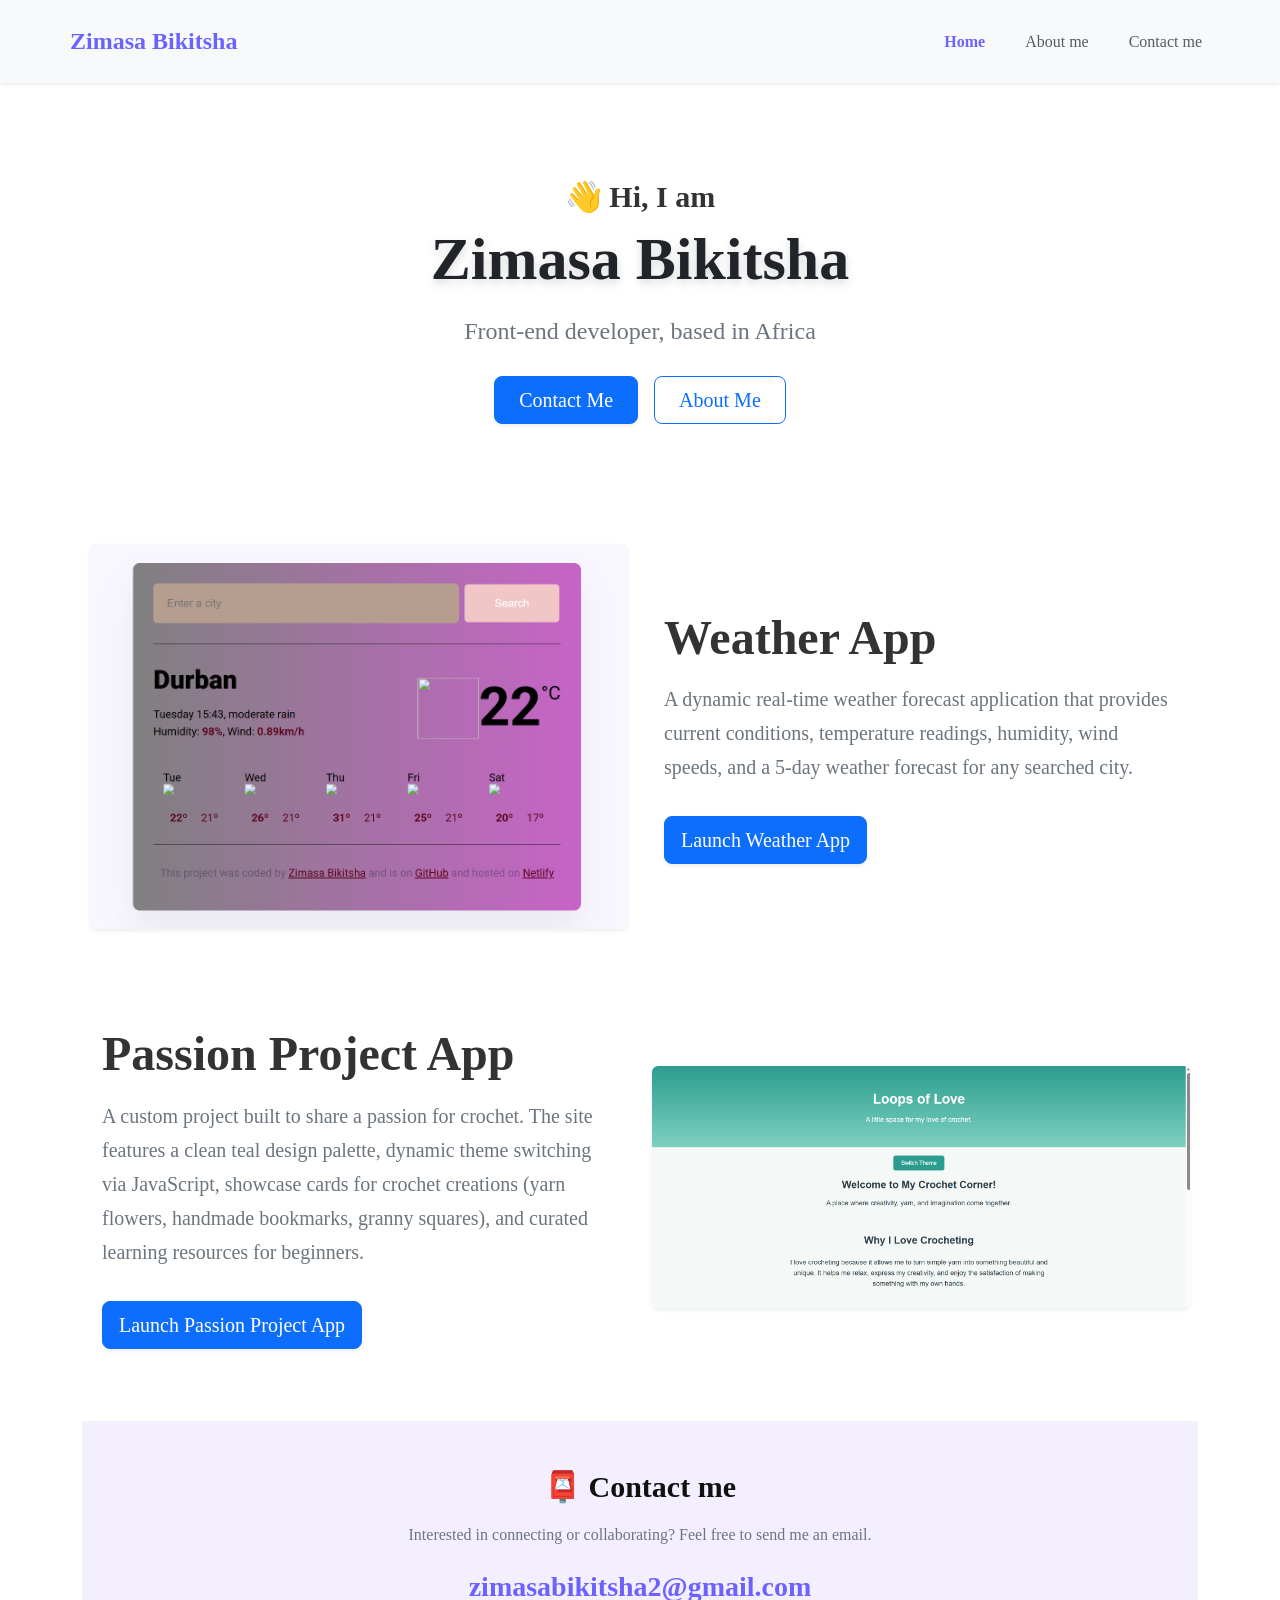
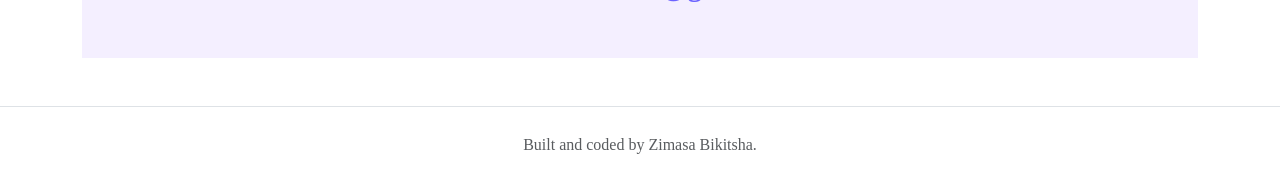
<file: index.html>
<!DOCTYPE html>
<html lang="en">
  <head>
    <title>Zimasa Bikitsha - Front-end Developer</title>
    <meta charset="UTF-8" />
    <meta name="viewport" content="width=device-width, initial-scale=1.0" />
    <meta
      name="description"
      content="Explore the portfolio of Zimasa Bikitsha, an aspiring front-end developer based in Johannesburg, South Africa. Discover web development projects and skills."
    />

    <meta name="author" content="Zimasa Bikitsha" />
    <meta
      name="robots"
      content="index, follow"
    />
    <link
      href="https://cdn.jsdelivr.net/npm/bootstrap@5.3.2/dist/css/bootstrap.min.css"
      rel="stylesheet"
    />
    <link href="src/style.css" rel="stylesheet" type="text/css" />
  </head>

  <body>
    <header class="bg-light shadow-sm">
      <nav class="navbar navbar-expand-lg navbar-light container py-3">
        <a class="navbar-brand fw-bold fs-4 me-auto" href="index.html"
          >Zimasa Bikitsha</a
        >
      
        <button class="navbar-toggler" type="button" data-bs-toggle="collapse" data-bs-target="#mainNavigation"aria-controls="mainNavigation"
          aria-expanded="false"
          aria-label="Toggle navigation">
          <span class="navbar-toggler-icon"></span>
        </button>
        <div class="collapse navbar-collapse justify-content-end" id="mainNavigation">
          <div class="navbar-nav gap-lg-4">
          <a class="nav-link active fw-semibold" aria-current="page" href="index.html">Home</a>
          <a class="nav-link text-muted" href="about.html">About me</a>
          <a class="nav-link text-muted" href="#contact">Contact me</a>
        </div>
      </nav>
    </header>

    <main class="container py-4 py-md-5">
      <section class="hero text-center py-5">
        <h2 class="h3 fw-bold mb-2">👋 Hi, I am</h2>
        <h1 class="display-1 fw-bold text-dark mb-3">Zimasa Bikitsha</h1>
        <p class="subtitle fs-4 text-secondary mb-4">
          Front-end developer, based in Africa
        </p>

        <div class=" hero-buttons d-flex justify-content-center flex-wrap gap-3 mt-4">
          <a class="btn btn-primary btn-lg px-4 shadow-sm" href="#contact">
            Contact Me
          </a>
          <a class="btn btn-outline-primary btn-lg px-4" href="about.html">
            About Me
          </a>
        </div>
      </section>

      <section class="projects my-5" aria-label="Projects Section">
        <div class="row align-items-center my-5 py-4">
          <div class="col-md-6 mb-4 mb-md-0">
            <img
              src="images/weather.png"
              alt="Weather app preview"
              class="img-fluid rounded shadow-sm project-image" loading="lazy"
            />
          </div>
          <div class="col-md-6 px-md-4">
            <h2 class="display-5 fw-bold mb-3">Weather App</h2>
            <p class="text-secondary lead">
              A dynamic real-time weather forecast application that provides
              current conditions, temperature readings, humidity, wind speeds,
              and a 5-day weather forecast for any searched city.
            </p>
            <a
              href="https://weatherbyvirtue.netlify.app/"
              class="btn btn-primary btn-lg mt-3 shadow-sm"
              target="_blank"
              rel="noopener noreferrer"
              >Launch Weather App</a
            >
          </div>
        </div>

        <div class="row align-items-center my-5 py-4 flex-md-row-reverse">
          <div class="col-md-6 mb-4 mb-md-0">
            <img
              src="images/passion.png"
              alt="Passion Project app preview"
              class="img-fluid rounded shadow-sm project-image" loading="lazy"
            />
          </div>
          <div class="col-md-6 px-md-4">
            <h2 class="display-5 fw-bold mb-3">Passion Project App</h2>
            <p class="text-secondary lead">
              A custom project built to share a passion for crochet. The site
              features a clean teal design palette, dynamic theme switching via
              JavaScript, showcase cards for crochet creations (yarn flowers,
              handmade bookmarks, granny squares), and curated learning
              resources for beginners.
            </p>
            <a
              href="https://www.shecodes.io/projects/2812977"
              class="btn btn-primary btn-lg mt-3 shadow-sm"
              target="_blank"
              rel="noopener noreferrer"
              >Launch Passion Project App</a
            >
          </div>
        </div>
      </section>

      <section id="contact" class="contact-section text-center py-5">
        <h2 class="display-5 fw-bold mb-3">📮 Contact me</h2>
        <p class="text-secondary">Interested in connecting or collaborating? Feel free to send me an email.</p>
        <a
          class="email-link fs-3 text-decoration-none"
          href="mailto:zimasabikitsha2@gmail.com"
        >
          zimasabikitsha2@gmail.com
        </a>
      </section>
    </main>

    <footer class="text-center py-4 border-top">
      <p class="text-muted m-0">Built and coded by Zimasa Bikitsha.</p>
    </footer>
    <script
      src="https://cdn.jsdelivr.net/npm/bootstrap@5.3.2/dist/js/bootstrap.bundle.min.js"
    ></script>
  </body>
</html>
</file>
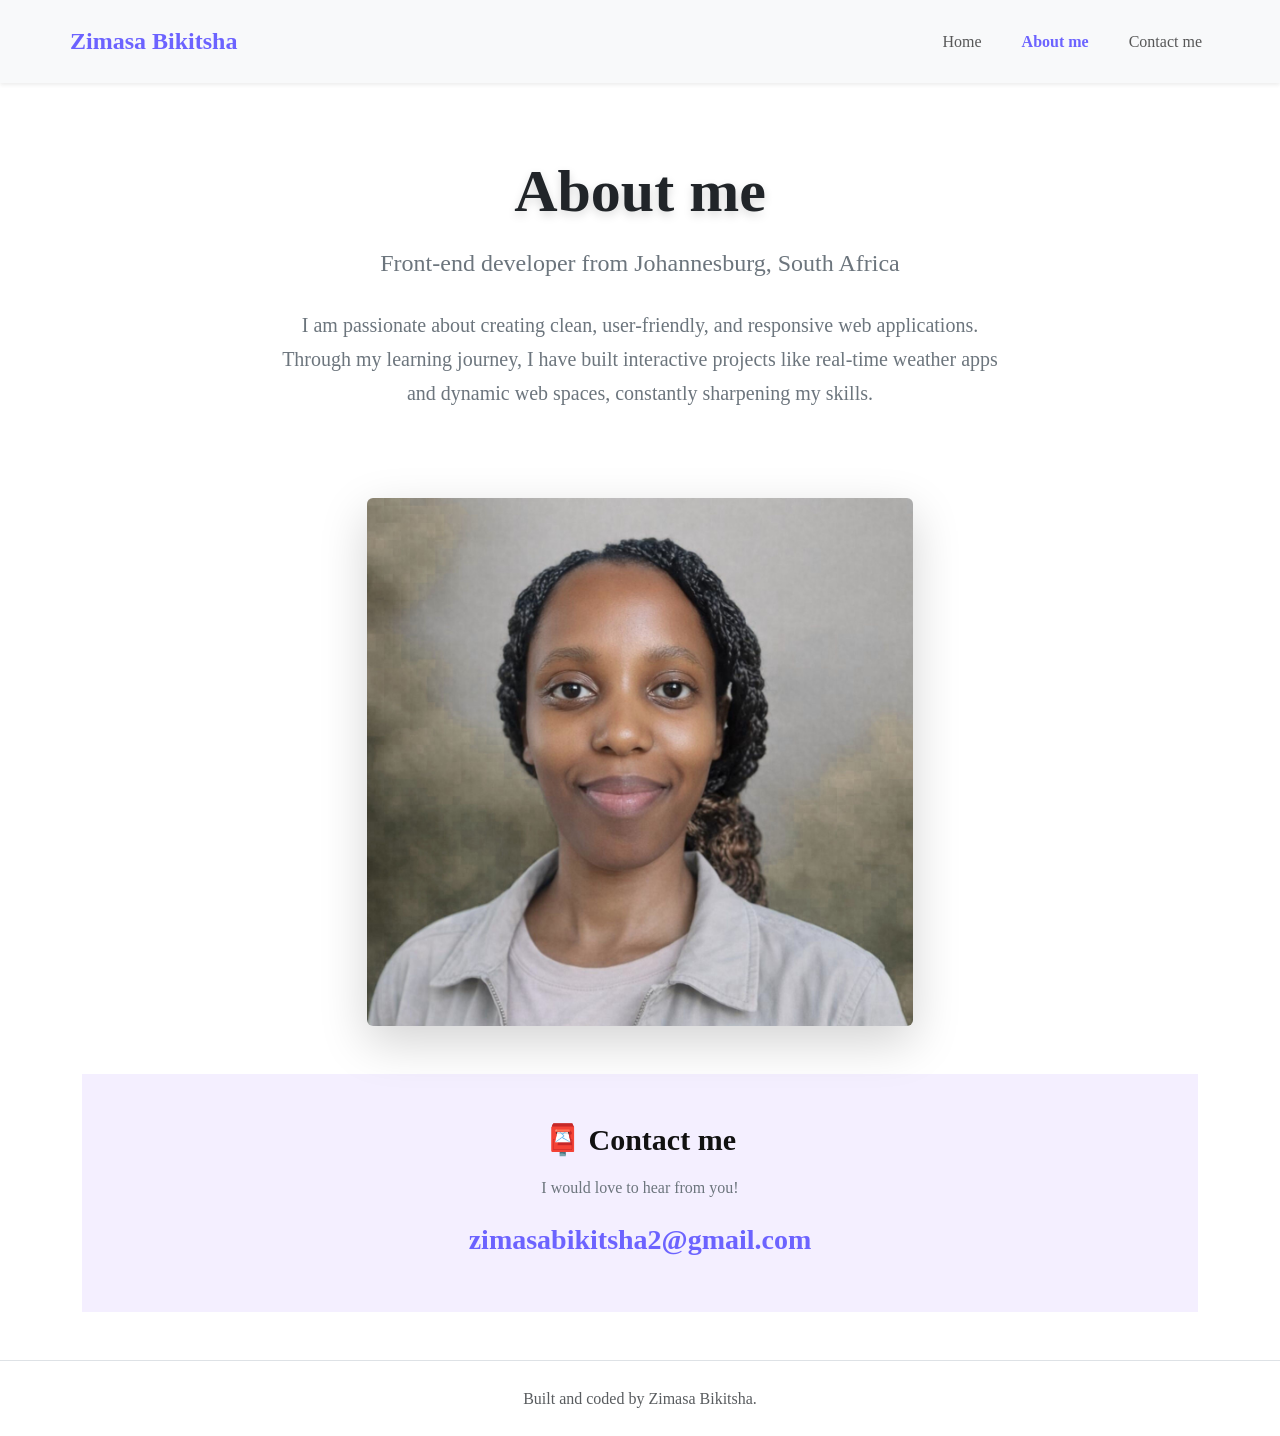
<file: about.html>
<!DOCTYPE html>
<html lang="en">
  <head>
    <title>About Me | Zimasa Bikitsha - Front-end Developer</title>
    <meta charset="UTF-8" />
    <meta name="viewport" content="width=device-width, initial-scale=1.0" />
    <meta
      name="description"
      content="Learn more about Zimasa Bikitsha, a front-end developer from Johannesburg, South Africa, passionate about building responsive and user-friendly websites."
    />

    <meta name="author" content="Zimasa Bikitsha" />
    <meta name="robots" content="index, follow" />

    <link
      href="https://cdn.jsdelivr.net/npm/bootstrap@5.3.2/dist/css/bootstrap.min.css"
      rel="stylesheet"
    />
    <link href="src/style.css" rel="stylesheet" type="text/css" />
  </head>

  <body>
    <header class="bg-light shadow-sm">
      <nav class="navbar navbar-expand-lg navbar-light container py-3">
        <a class="navbar-brand fw-bold fs-4 me-auto" href="index.html"
          >Zimasa Bikitsha</a
        >
        <button class="navbar-toggler" type="button" data-bs-toggle="collapse" data-bs-target="#mainNavigation" aria-controls="mainNavigation" aria-expanded="false" aria-label="Toggle navigation">
          <span class="navbar-toggler-icon"></span>
        </button>
        <div class="collapse navbar-collapse justify-content-end" id="mainNavigation">
           <div class="navbar-nav gap-lg-4">
          <a class="nav-link" href="index.html">Home</a>
          <a class="nav-link active fw-semibold" aria-current="page" href="about.html">About me</a>
          <a class="nav-link" href="#contact">Contact me</a>
        </div>
      </nav>
    </header>

    <main class="container py-4 py-md-5 text-center">
      <section class="about-hero py-4">
        <h1 class="display-1 fw-bold text-dark mb-3">About me</h1>
        <p class="subtitle fs-4 text-secondary mb-4">
          Front-end developer from Johannesburg, South Africa
        </p>
        <p class="lead text-secondary col-md-8 mx-auto">
          I am passionate about creating clean, user-friendly, and responsive
          web applications. Through my learning journey, I have built
          interactive projects like real-time weather apps and dynamic web
          spaces, constantly sharpening my skills.
        </p>
      </section>

      <section class="about-image-section my-5" aria-label="Profile photograpgh">
        <div class="row justify-content-center">
          <div class="col-12 col-md-8 col-lg-6">
            <img
              src="images/profile.jpg"
              alt="Profile photograph of Zimasa Bikitsha"
              class="img-fluid rounded shadow-lg profile-image"
              loading="lazy"
            />
          </div>
        </div>
      </section>

      <section id="contact" class="contact-section py-5">
        <h2 class="display-5 fw-bold mb-3">📮 Contact me</h2>
        <p class="text-secondary">I would love to hear from you!</p>
        <a
          class="email-link fs-3 text-decoration-none"
          href="mailto:zimasabikitsha2@gmail.com"
        >
          zimasabikitsha2@gmail.com
        </a>
      </section>
    </main>

    <footer class="text-center py-4 border-top">
      <p class="text-muted m-0">Built and coded by Zimasa Bikitsha.</p>
    </footer>
    <script
      src="https://cdn.jsdelivr.net/npm/bootstrap@5.3.2/dist/js/bootstrap.bundle.min.js"
    ></script>
  </body>
</html>
</file>
<file: src/style.css>
:root {
  --primary-color: #6c63ff;
  --secondary-color: #ff6584;
  --tertiary-color: #2a9d8f;
  --background-color: #ffffff;
  --card-background: #f4efff;
  --page-shadow: 0 4px 10px rgba(0, 0, 0, 0.15);
}

* {
  box-sizing: border-box;
}

html {
  scroll-behavior: smooth;
}

body {
  margin: 0;
  background-color: var(--background-color);
  font-family: Georgia, serif;
  color: #333333;
  line-height: 1.7;
}



.navbar-brand {
  color: var(--primary-color);
}

.nav-link {
  font-weight: 500;
  transition: color 0.3s ease;
}

.nav-link:hover,
.nav-link.active {
  color: var(--primary-color) !important;
}



.hero,
.about-hero {
  text-align: center;
  padding: 60px 20px;
}

.hero h2 {
  font-size: 30px;
  margin-bottom: 5px;
}

.hero h1,
.about-hero h1 {
  font-size: clamp(35px, 6vw, 60px);
  color: #111111;
  margin: 0;
  text-shadow: var(--page-shadow);
}

.subtitle {
  color: #555555;
  font-size: 19px;
}


.projects {
  max-width: 1100px;
  margin: 0 auto;
}

.project-image {
  width: 100%;
  height: auto;
  object-fit: contain;
  transition: transform 0.3s ease;
}

.project-image:hover {
  transform: scale(1.02);
}



.about-image-section {
  max-width: 100%;
}

.profile-image {
  width: 100%;
  height: auto;
  object-fit: cover;
}



.contact-section {
  text-align: center;
  background-color: var(--card-background);
  padding: 45px 20px;
  margin-top: 40px;
}

.contact-section h2 {
  font-size: 30px;
  color: #111111;
}

.contact-section p {
  max-width: 650px;
  margin: 15px auto;
}

.email-link {
  display: inline-block;
  color: var(--primary-color);
  font-size: 20px;
  font-weight: bold;
  overflow-wrap: anywhere;
  transition: color 0.3s ease;
}

.email-link:visited {
  color: #7041a6;
}

.email-link:hover {
  color: var(--secondary-color);
}



footer {
  text-align: center;
  padding: 20px;
}

footer a {
  color: var(--primary-color);
}



.btn {
  transition: transform 0.3s ease;
}

.btn:hover {
  transform: translateY(-2px);
}



@media (max-width: 767px) {

  .hero,
  .about-hero {
    padding: 35px 15px;
  }

  .hero h2 {
    font-size: 23px;
  }

  .hero h1,
  .about-hero h1 {
    font-size: clamp(35px, 9vw, 52px);
  }

  .subtitle {
    font-size: 16px;
  }

  .hero-buttons {
    align-items: center;
  }

  .hero-buttons .btn {
    width: 100%;
    max-width: 260px;
  }

  .projects .row {
    text-align: center;
    margin-top: 25px !important;
    margin-bottom: 25px !important;
  }

  .projects h2 {
    font-size: 30px;
  }

  .projects p {
    font-size: 17px;
  }

  .contact-section {
    padding: 30px 15px;
  }

  .contact-section h2 {
    font-size: 26px;
  }

  .email-link {
    font-size: 17px !important;
  }

  footer {
    font-size: 14px;
  }
}


@media (max-width: 400px) {

  .navbar-brand {
    font-size: 19px !important;
  }

  .hero h1,
  .about-hero h1 {
    font-size: 35px;
  }

  .projects h2 {
    font-size: 26px;
  }

  .projects .btn {
    font-size: 15px;
  }

}
</file>
